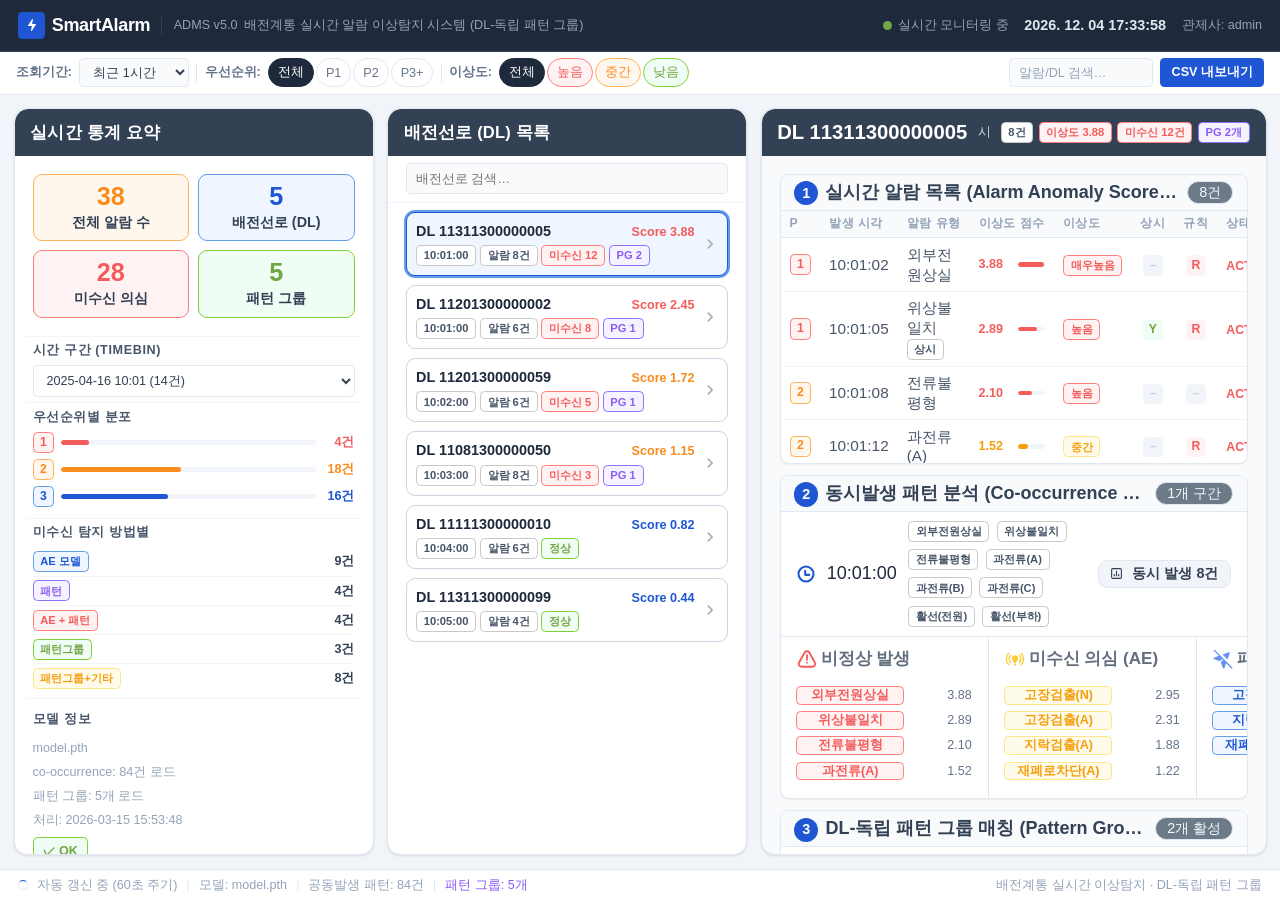
<file: kepri_smartalarm/index.html>
<!DOCTYPE html>
<html lang="ko">
<head>
<meta charset="UTF-8">
<meta name="viewport" content="width=device-width, initial-scale=1.0">
<title>SmartAlarm ADMS v5.0</title>
<link rel="stylesheet" href="css/main.css">
</head>
<body>
<header class="hdr">
  <div class="hdr-left">
    <div class="hdr-logo">
      <div class="logo-mark">
        <img src="images/main-icon.svg" alt="logo">
      </div>
      SmartAlarm
    </div>
    <div class="hdr-sub">ADMS v5.0 &nbsp;배전계통 실시간 알람 이상탐지 시스템 (DL-독립 패턴 그룹)</div>
  </div>
  <div class="hdr-right">
    <div class="live-wrap"><span class="live-dot"></span>실시간 모니터링 중</div>
    <span class="hdr-clock" id="clock"></span>
    <span>관제사: admin</span>
  </div>
</header>

<div class="toolbar">
  <span class="tb-label">조회기간:</span>
  <select class="tb-sel">
    <option>최근 1시간</option><option>최근 6시간</option><option>최근 24시간</option>
  </select>
  <div class="tb-sep"></div>
  <span class="tb-label">우선순위:</span>
  <div class="chip-row" id="cp">
    <button class="chip on" onclick="tc(this,'cp')">전체</button>
    <button class="chip" onclick="tc(this,'cp')">P1</button>
    <button class="chip" onclick="tc(this,'cp')">P2</button>
    <button class="chip" onclick="tc(this,'cp')">P3+</button>
  </div>
  <div class="tb-sep"></div>
  <span class="tb-label">이상도:</span>
  <div class="chip-row" id="ca">
    <button class="chip on" onclick="tc(this,'ca')">전체</button>
    <button class="chip pill-red" onclick="tc(this,'ca')">높음</button>
    <button class="chip pill-org" onclick="tc(this,'ca')">중간</button>
    <button class="chip pill-grn" onclick="tc(this,'ca')">낮음</button>
  </div>
  <div class="spacer"></div>
  <input class="tb-search" type="text" placeholder="알람/DL 검색…" oninput="filterDL(this.value)">
  <button class="tb-csv" onclick="alert('CSV 내보내기')">CSV 내보내기</button>
</div>

<div class="page-wrap">
<div class="page">

  <div class="panel panel-stat">
    <div class="panel-hd">실시간 통계 요약</div>
    <div class="panel-body">
      <div class="stat-grid">
        <div class="sc sc-org"><div class="sc-val">38</div><div class="sc-lbl">전체 알람 수</div></div>
        <div class="sc sc-blue"><div class="sc-val">5</div><div class="sc-lbl">배전선로 (DL)</div></div>
        <div class="sc sc-red"><div class="sc-val">28</div><div class="sc-lbl">미수신 의심</div></div>
        <div class="sc sc-grn"><div class="sc-val">5</div><div class="sc-lbl">패턴 그룹</div></div>
      </div>
      <div class="divider"></div>
      <div class="blk">
        <div class="blk-ttl">시간 구간 (TIMEBIN)</div>
        <select class="timebin">
          <option>전체 시간구간</option>
          <option selected>2025-04-16 10:01 (14건)</option>
          <option>2025-04-16 10:02 (6건)</option>
          <option>2025-04-16 10:03 (8건)</option>
          <option>2025-04-16 10:04 (6건)</option>
          <option>2025-04-16 10:05 (4건)</option>
        </select>
      </div>
      <div class="divider"></div>
      <div class="blk">
        <div class="blk-ttl">우선순위별 분포</div>
        <div class="prow"><div class="pbadge pb1">1</div><div class="ptrack"><div class="pfill pf1" style="width:11%"></div></div><span class="pcnt pc1">4건</span></div>
        <div class="prow"><div class="pbadge pb2">2</div><div class="ptrack"><div class="pfill pf2" style="width:47%"></div></div><span class="pcnt pc2">18건</span></div>
        <div class="prow"><div class="pbadge pb3">3</div><div class="ptrack"><div class="pfill pf3" style="width:42%"></div></div><span class="pcnt">16건</span></div>
      </div>
      <div class="divider"></div>
      <div class="blk">
        <div class="blk-ttl">미수신 탐지 방법별</div>
        <div class="drow"><span class="pill pill-blue">AE 모델</span><span class="dcnt">9건</span></div>
        <div class="drow"><span class="pill pill-pur">패턴</span><span class="dcnt">4건</span></div>
        <div class="drow"><span class="pill pill-red">AE + 패턴</span><span class="dcnt">4건</span></div>
        <div class="drow"><span class="pill pill-grn">패턴그룹</span><span class="dcnt">3건</span></div>
        <div class="drow"><span class="pill pill-amb">패턴그룹+기타</span><span class="dcnt">8건</span></div>
      </div>
      <div class="divider"></div>
      <div class="model-box">
        <div class="blk-ttl" style="margin-bottom:.3rem">모델 정보</div>
        model.pth<br>co-occurrence: 84건 로드<br>패턴 그룹: 5개 로드<br>처리: 2026-03-15 15:53:48<br>
        <span class="model-ok">✓ OK</span>
      </div>
    </div>
  </div>

  <div class="panel panel-dl">
    <div class="panel-hd">배전선로 (DL) 목록</div>
    <div class="dl-search-row">
      <input class="dl-search" type="text" placeholder="배전선로 검색…" oninput="filterDL(this.value)">
    </div>
    <div class="panel-body">
      <div class="dl-list" id="dlList"></div>
    </div>
  </div>

  <div class="col-detail" id="col3">
    <div class="empty-state" id="emptyState">
      <svg width="36" height="36" viewBox="0 0 24 24" fill="none">
        <rect x="3" y="3" width="18" height="18" rx="2" stroke="#94a3b8" stroke-width="1.5"/>
        <path d="M7 8h10M7 12h7M7 16h5" stroke="#94a3b8" stroke-width="1.5" stroke-linecap="round"/>
      </svg>
      <p>좌측에서 배전선로(DL)를 선택하면<br>분석 결과가 표시됩니다.</p>
    </div>
    <div id="detailView" style="display:none;flex-direction:column;height:100%">
      <div class="dhd">
        <span class="dhd-name" id="dName"></span>
        <span class="dhd-meta" id="dMeta"></span>
        <div class="dhd-tags" id="dTags"></div>
      </div>
      <div class="detail-scroll" id="dScroll"></div>
    </div>
  </div>

</div>
</div>

<div class="bot">
  <div class="bot-left">
    <span class="sbar-spin"></span>
    자동 갱신 중 (60초 주기)
    <span class="bot-sep">|</span><span>모델: model.pth</span>
    <span class="bot-sep">|</span><span>공동발생 패턴: 84건</span>
    <span class="bot-sep">|</span>
    <span style="color:var(--pur)">패턴 그룹: 5개</span>
  </div>
  <div>배전계통 실시간 이상탐지 · DL-독립 패턴 그룹</div>
</div>

<script>
const DATA=[
  {id:"11311300000005",bin:"10:01:00",sc:3.88,rk:"h",na:8,nm:12,
   al:[
     {p:1,t:"10:01:02",nm:"외부전원상실",s:3.88,g:"매우높음",pe:false,ru:true, on:true},
     {p:1,t:"10:01:05",nm:"위상불일치",  s:2.89,g:"높음",    pe:true, ru:true, on:true},
     {p:2,t:"10:01:08",nm:"전류불평형",  s:2.10,g:"높음",    pe:false,ru:false,on:true},
     {p:2,t:"10:01:12",nm:"과전류(A)",   s:1.52,g:"중간",    pe:false,ru:true, on:true},
     {p:2,t:"10:01:15",nm:"과전류(B)",   s:1.40,g:"중간",    pe:false,ru:true, on:true},
     {p:3,t:"10:01:18",nm:"과전류(C)",   s:1.12,g:"중간",    pe:false,ru:true, on:false},
     {p:3,t:"10:01:22",nm:"활선(전원)",  s:0.38,g:"정상",    pe:true, ru:false,on:true},
     {p:3,t:"10:01:25",nm:"활선(부하)",  s:0.22,g:"정상",    pe:false,ru:false,on:true},
   ],
   oc:["외부전원상실","위상불일치","전류불평형","과전류(A)","과전류(B)","과전류(C)","활선(전원)","활선(부하)"],
   tp:[{n:"외부전원상실",s:3.88},{n:"위상불일치",s:2.89},{n:"전류불평형",s:2.10},{n:"과전류(A)",s:1.52}],
   tn:[{n:"고장검출(N)",s:2.95},{n:"고장검출(A)",s:2.31},{n:"지락검출(A)",s:1.88},{n:"재폐로차단(A)",s:1.22}],
   pm:[{n:"고장검출(N)",p:0.82},{n:"지락검출(A)",p:0.71},{n:"재폐로차단(A)",p:0.55}],
   ms:[
     {n:"고장검출(N)", s:2.95,src:"both",   d:"AE 복원 기대 + P=0.82 via 과전류(A)",i:"통신 누락 또는 장비 이상 확인 필요"},
     {n:"고장검출(A)", s:2.31,src:"ae",     d:"raw_diff=-1.52",i:"AE 모델이 발생 예상했으나 미수신"},
     {n:"지락검출(A)", s:1.88,src:"ae",     d:"raw_diff=-1.37",i:"AE 모델이 발생 예상했으나 미수신"},
     {n:"지락검출(A)", s:0.71,src:"pattern",d:"trigger=과전류(A), P=0.71",i:"'과전류(A)' 발생 시 71% 동반했으나 미수신"},
     {n:"재폐로차단(A)",s:1.22,src:"ae",    d:"raw_diff=-1.10",i:"AE 모델이 발생 예상했으나 미수신"},
     {n:"재폐로차단(A)",s:0.55,src:"pattern",d:"trigger=과전류(B), P=0.55",i:"'과전류(B)' 발생 시 55% 동반했으나 미수신"},
   ],
   pg:[
     {id:1,tg:"과전류(A)",   tr:true,rc:["외부전원상실","과전류(A)","과전류(B)","과전류(C)"],ms:["고장검출(N)","지락검출(A)","재폐로차단(A)"],ra:0.57,pr:0.78,sz:7},
     {id:3,tg:"외부전원상실",tr:true,rc:["외부전원상실","위상불일치"],ms:["단상결상(N)","고장전류(A)"],ra:0.50,pr:0.72,sz:4},
   ]
  },
  {id:"11201300000002",bin:"10:01:00",sc:2.45,rk:"h",na:6,nm:8,
   al:[
     {p:2,t:"10:01:03",nm:"전일최대전압(A)",s:2.45,g:"높음",pe:false,ru:false,on:true},
     {p:2,t:"10:01:06",nm:"전일최대전압(B)",s:2.38,g:"높음",pe:false,ru:false,on:true},
     {p:2,t:"10:01:09",nm:"전일최대전압(C)",s:2.30,g:"높음",pe:false,ru:false,on:true},
     {p:2,t:"10:01:14",nm:"변압기과부하",   s:1.85,g:"중간",pe:false,ru:true, on:true},
     {p:3,t:"10:01:20",nm:"활선(전원)",     s:0.35,g:"정상",pe:true, ru:false,on:true},
     {p:3,t:"10:01:23",nm:"활선(부하)",     s:0.18,g:"정상",pe:false,ru:false,on:true},
   ],
   oc:["전일최대전압(A)","전일최대전압(B)","전일최대전압(C)","변압기과부하","활선(전원)","활선(부하)"],
   tp:[{n:"전일최대전압(A)",s:2.45},{n:"전일최대전압(B)",s:2.38},{n:"전일최대전압(C)",s:2.30}],
   tn:[{n:"전압불평형",s:1.92},{n:"전일최소전압(A)",s:1.55},{n:"전일최소전압(B)",s:1.48}],
   pm:[{n:"전압불평형",p:0.78},{n:"전일최소전압(A)",p:0.65}],
   ms:[
     {n:"전압불평형",    s:1.92,src:"both",   d:"AE 기대 + P=0.78 via 전일최대전압(A)",i:"전압 관련 알람 누락 의심"},
     {n:"전일최소전압(A)",s:1.55,src:"ae",    d:"raw_diff=-1.24",i:"AE 모델이 발생 예상했으나 미수신"},
     {n:"전일최소전압(B)",s:1.48,src:"ae",    d:"raw_diff=-1.22",i:"AE 모델이 발생 예상했으나 미수신"},
     {n:"전일최소전압(A)",s:0.65,src:"pattern",d:"trigger=전일최대전압(A), P=0.65",i:"학습 65% 동반했으나 미수신"},
   ],
   pg:[{id:2,tg:"전일최대전압(A)",tr:true,rc:["전일최대전압(A)","전일최대전압(B)","전일최대전압(C)","변압기과부하"],ms:["전압불평형","전일최소전압(A)","연계점전압초과(N)"],ra:0.57,pr:0.75,sz:7}]
  },
  {id:"11201300000059",bin:"10:02:00",sc:1.72,rk:"m",na:6,nm:5,
   al:[
     {p:1,t:"10:02:01",nm:"축전지과방전",  s:1.72,g:"중간",pe:false,ru:true, on:true},
     {p:1,t:"10:02:04",nm:"인버터동작정지",s:1.58,g:"중간",pe:false,ru:true, on:true},
     {p:2,t:"10:02:08",nm:"분산형전원전압",s:1.05,g:"중간",pe:false,ru:false,on:true},
     {p:2,t:"10:02:12",nm:"역률불량",      s:0.88,g:"낮음",pe:false,ru:false,on:true},
     {p:3,t:"10:02:18",nm:"활선(전원)",    s:0.32,g:"정상",pe:true, ru:false,on:true},
     {p:3,t:"10:02:22",nm:"활선(부하)",    s:0.20,g:"정상",pe:false,ru:false,on:true},
   ],
   oc:["축전지과방전","인버터동작정지","분산형전원전압","역률불량","활선(전원)","활선(부하)"],
   tp:[{n:"축전지과방전",s:1.72},{n:"인버터동작정지",s:1.58}],
   tn:[{n:"축전지과충전",s:1.45},{n:"인버터이상전압",s:1.20}],
   pm:[{n:"축전지과충전",p:0.68}],
   ms:[
     {n:"축전지과충전", s:1.45,src:"both",   d:"AE 기대 + P=0.68 via 축전지과방전",i:"축전지 관련 알람 누락 의심"},
     {n:"인버터이상전압",s:1.20,src:"ae",    d:"raw_diff=-1.10",i:"AE 모델이 발생 예상했으나 미수신"},
     {n:"계통연계이상", s:0.45,src:"pattern",d:"trigger=인버터동작정지, P=0.45",i:"학습 45% 동반했으나 미수신"},
   ],
   pg:[{id:4,tg:"축전지과방전",tr:true,rc:["축전지과방전","인버터동작정지"],ms:["축전지과충전","계통연계이상"],ra:0.50,pr:0.68,sz:4}]
  },
  {id:"11081300000050",bin:"10:03:00",sc:1.15,rk:"m",na:8,nm:3,
   al:[
     {p:2,t:"10:03:02",nm:"자기진단이상",   s:1.15,g:"중간",pe:false,ru:false,on:true},
     {p:2,t:"10:03:05",nm:"전일최대전압(A)",s:0.95,g:"낮음",pe:false,ru:false,on:true},
     {p:2,t:"10:03:08",nm:"전일최대전압(B)",s:0.92,g:"낮음",pe:false,ru:false,on:true},
     {p:2,t:"10:03:11",nm:"전일최대전압(C)",s:0.90,g:"낮음",pe:false,ru:false,on:true},
     {p:3,t:"10:03:15",nm:"전압불평형",     s:0.55,g:"낮음",pe:false,ru:false,on:false},
     {p:3,t:"10:03:18",nm:"역률불량",       s:0.42,g:"정상",pe:false,ru:false,on:false},
     {p:3,t:"10:03:22",nm:"활선(전원)",     s:0.28,g:"정상",pe:true, ru:false,on:true},
     {p:3,t:"10:03:25",nm:"활선(부하)",     s:0.15,g:"정상",pe:false,ru:false,on:true},
   ],
   oc:["자기진단이상","전일최대전압(A)","전일최대전압(B)","전일최대전압(C)","전압불평형","역률불량","활선(전원)","활선(부하)"],
   tp:[{n:"자기진단이상",s:1.15},{n:"전일최대전압(A)",s:0.95}],
   tn:[{n:"전일최소전압(A)",s:0.78},{n:"변압기과부하",s:0.65}],
   pm:[{n:"전일최소전압(A)",p:0.65}],
   ms:[
     {n:"전일최소전압(A)",s:0.78,src:"both",d:"AE + P=0.65 via 전일최대전압(A)",i:"전압 알람 누락 가능성"},
     {n:"변압기과부하",   s:0.65,src:"ae",  d:"raw_diff=-0.81",i:"AE 모델이 약한 기대"},
   ],
   pg:[{id:2,tg:"전일최대전압(A)",tr:true,rc:["전일최대전압(A)","전일최대전압(B)","전일최대전압(C)","전압불평형"],ms:["전일최소전압(A)"],ra:0.83,pr:0.75,sz:5}]
  },
  {id:"11111300000010",bin:"10:04:00",sc:0.82,rk:"l",na:6,nm:0,
   al:[
     {p:2,t:"10:04:02",nm:"활선(부하)",      s:0.82,g:"낮음",pe:false,ru:false,on:true},
     {p:2,t:"10:04:05",nm:"조류흐름(역방향)",s:0.65,g:"낮음",pe:false,ru:false,on:true},
     {p:2,t:"10:04:08",nm:"위상불일치",      s:0.52,g:"낮음",pe:true, ru:false,on:true},
     {p:3,t:"10:04:12",nm:"전압불평형",      s:0.35,g:"정상",pe:false,ru:false,on:false},
     {p:3,t:"10:04:18",nm:"활선(전원)",      s:0.22,g:"정상",pe:true, ru:false,on:true},
     {p:3,t:"10:04:22",nm:"역률불량",        s:0.15,g:"정상",pe:false,ru:false,on:true},
   ],
   oc:["활선(부하)","조류흐름(역방향)","위상불일치","전압불평형","활선(전원)","역률불량"],
   tp:[{n:"조류흐름(역방향)",s:0.65}],tn:[],pm:[],ms:[],pg:[]
  },
  {id:"11311300000099",bin:"10:05:00",sc:0.44,rk:"l",na:4,nm:0,
   al:[
     {p:2,t:"10:05:03",nm:"분산형전원전압",     s:0.44,g:"정상",pe:false,ru:false,on:true},
     {p:2,t:"10:05:06",nm:"전용_연계점초과전압",s:0.38,g:"정상",pe:false,ru:false,on:true},
     {p:3,t:"10:05:12",nm:"활선(전원)",         s:0.20,g:"정상",pe:true, ru:false,on:true},
     {p:3,t:"10:05:15",nm:"활선(부하)",         s:0.12,g:"정상",pe:false,ru:false,on:true},
   ],
   oc:["분산형전원전압","전용_연계점초과전압","활선(전원)","활선(부하)"],
   tp:[],tn:[],pm:[],ms:[],pg:[]
  }
];

function gradeClass(g){return{매우높음:'h',높음:'h',중간:'m'}[g]||'';}
function gradePill(g){
  if(g==='매우높음'||g==='높음')return`<span class="pill pill-red">${g}</span>`;
  if(g==='중간')return`<span class="pill pill-amb">${g}</span>`;
  return`<span class="pill pill-grn">${g||'정상'}</span>`;
}
function srcPill(s){
  const m={both:'pill-red',ae:'pill-pur',pattern:'pill-blue'};
  const l={both:'AE+패턴',ae:'AE 모델',pattern:'패턴'};
  return`<span class="pill ${m[s]||''}">${l[s]||s}</span>`;
}
function pbCls(p){return p===1?'pb1':p===2?'pb2':'pb3';}

/* SVG icons */
const ICON={
  clock: `<img src="images/clock-bold.svg" alt="clock">`,
  bar:`<svg width="13" height="13" viewBox="0 0 24 24" fill="none" stroke="currentColor" stroke-width="2"><rect x="3" y="3" width="18" height="18" rx="2"/><path d="M8 17V13M12 17V7M16 17v-4"/></svg>`,
  warn:`<img src="images/warning.svg" alt="warn">`,
  Suspicion:`<img src="images/Suspicion-symbols.svg" alt="Suspicion">`,	
  received:`<img src="images/ri_user-received.svg" alt="received">`,	
  chkCircle:`<svg width="14" height="14" viewBox="0 0 24 24" fill="none" stroke="currentColor" stroke-width="2.5"><circle cx="12" cy="12" r="10"/><path d="M9 12l2 2 4-4"/></svg>`,
  xCircle:`<svg width="14" height="14" viewBox="0 0 24 24" fill="none" stroke="currentColor" stroke-width="2.5"><circle cx="12" cy="12" r="10"/><path d="M15 9l-6 6M9 9l6 6"/></svg>`,
  chk:`<svg width="12" height="12" viewBox="0 0 24 24" fill="none" stroke="currentColor" stroke-width="2.5"><path d="M20 6L9 17l-5-5"/></svg>`,
  tag:`<svg width="20" height="20" viewBox="0 0 24 24" fill="none" stroke="white" stroke-width="1.75" stroke-linecap="round" stroke-linejoin="round"><path d="M20.59 13.41l-7.17 7.17a2 2 0 01-2.83 0L2 12V2h10l8.59 8.59a2 2 0 010 2.82z"/><line x1="7" y1="7" x2="7.01" y2="7"/></svg>`,
};

function renderList(){
  document.getElementById('dlList').innerHTML=DATA.map((d,i)=>{
    const sc=d.rk==='h'?'sh':d.rk==='m'?'sm':'';
    const miss=d.nm>0?`<span class="pill pill-red">미수신 ${d.nm}</span>`:`<span class="pill pill-grn">정상</span>`;
    const pg=d.pg.length>0?`<span class="pill pill-pur">PG ${d.pg.length}</span>`:'';
    return`<div class="dlc r${d.rk}${i===0?' active':''}" data-id="${d.id}" onclick="sel(${i},this)">
      <div class="dlc-row1">
        <span class="dlc-id">DL ${d.id}</span>
        <span class="dlc-sc ${sc}">Score ${d.sc.toFixed(2)}</span>
      </div>
      <div class="dlc-row2">
        <span class="pill" style="font-family:var(--mono)">${d.bin}</span>
        <span class="pill">알람 ${d.na}건</span>
        ${miss}${pg}
      </div>
      <span class="dlc-arrow"></span>
    </div>`;
  }).join('');
}

function sel(idx,el){
  document.querySelectorAll('.dlc').forEach(c=>c.classList.remove('active'));
  (el||document.querySelectorAll('.dlc')[idx]).classList.add('active');
  const d=DATA[idx];
  document.getElementById('emptyState').style.display='none';
  document.getElementById('detailView').style.display='flex';
  document.getElementById('dName').textContent=`DL ${d.id}`;
  document.getElementById('dMeta').textContent=`시간구간: ${d.bin} | 알람 ${d.na}건 | 미수신 ${d.nm}건`;
  const rp=d.rk==='h'?'pill-red':d.rk==='m'?'pill-amb':'pill-grn';
  document.getElementById('dTags').innerHTML=
    `<span class="pill">${d.na}건</span>
     <span class="pill ${rp}">이상도 ${d.sc.toFixed(2)}</span>
     ${d.nm>0?`<span class="pill pill-red">미수신 ${d.nm}건</span>`:''}
     ${d.pg.length>0?`<span class="pill pill-pur">PG ${d.pg.length}개</span>`:''}`;

  let h='';

  /* §1 알람 목록 */
  h+=`<div class="sect fade"><div class="sect-hd">
    <div class="sect-num">1</div>
    <div class="sect-ttl">실시간 알람 목록 (Alarm Anomaly Score List)</div>
    <span class="sect-cnt">${d.na}건</span>
  </div><div class="tw"><table>
    <thead><tr>
      <th style="width:1.625rem">P</th><th>발생 시각</th><th>알람 유형</th>
      <th style="width:8rem">이상도 점수</th><th>이상도</th>
      <th style="text-align:center;width:2.25rem">상시</th>
      <th style="text-align:center;width:2.25rem">규칙</th><th>상태</th>
    </tr></thead><tbody>`;
  d.al.forEach(a=>{
    const sc=gradeClass(a.g);const fc=a.s>=2?'fh':a.s>=1?'fm':'';
    h+=`<tr>
      <td><div class="pbadge ${pbCls(a.p)}">${a.p}</div></td>
      <td style="font-family:var(--mono);color:var(--n600)">${a.t}</td>
      <td>${a.nm}${a.pe?` <span class="pill">상시</span>`:''}</td>
      <td><div class="score-wrap">
        <span class="score-num ${sc}">${a.s.toFixed(2)}</span>
        <div class="score-track"><div class="score-fill ${fc}" style="width:${Math.min(a.s/4*100,100)}%"></div></div>
      </div></td>
      <td>${gradePill(a.g)}</td>
      <td style="text-align:center"><span class="flag ${a.pe?'fy':''}">${a.pe?'Y':'–'}</span></td>
      <td style="text-align:center"><span class="flag ${a.ru?'fr':''}">${a.ru?'R':'–'}</span></td>
      <td>${a.on?'<span class="st-on">ACTIVE</span>':'<span class="st-off">INACTIVE</span>'}</td>
    </tr>`;
  });
  h+=`</tbody></table></div></div>`;

  /* §2 동시발생 패턴 분석 */
  const MAX=4;
  h+=`<div class="sect fade" style="animation-delay:.07s">
    <div class="sect-hd">
      <div class="sect-num">2</div>
      <div class="sect-ttl">동시발생 패턴 분석 (Co-occurrence Pattern)</div>
      <span class="sect-cnt">1개 구간</span>
    </div>
    <div class="co-timebar">
      <span class="co-time">${ICON.clock}&nbsp;${d.bin}</span>
      <div class="co-tags">${d.oc.map(n=>`<span class="pill">${n}</span>`).join('')}</div>
      <div class="co-count">${ICON.bar}&nbsp;동시 발생 ${d.oc.length}건</div>
    </div>
    <div class="co-cols">
      <div class="co-col">
        <div class="co-col-hd co-hd-red"><span class="co-icon co-icon-red">${ICON.warn}</span>비정상 발생</div>
        ${d.tp.length?d.tp.map(t=>`
          <div class="co-item">
            <span class="co-lbl co-lbl-red">${t.n}</span>
            <span class="co-val">${t.s.toFixed(2)}</span>
          </div>`).join(''):`<div class="co-empty">해당 없음</div>`}
      </div>
      <div class="co-col">
        <div class="co-col-hd co-hd-amb"><span class="co-icon co-icon-amb">${ICON.Suspicion}</span>미수신 의심 (AE)</div>
        ${d.tn.length?d.tn.map(t=>`
          <div class="co-item">
            <span class="co-lbl co-lbl-amb">${t.n}</span>
            <span class="co-val">${t.s.toFixed(2)}</span>
          </div>`).join(''):`<div class="co-empty">해당 없음</div>`}
      </div>
      <div class="co-col">
        <div class="co-col-hd co-hd-blue"><span class="co-icon co-icon-blue">${ICON.received}</span>패턴 기반 미수신</div>
        ${d.pm.length?d.pm.map(t=>`
          <div class="co-item">
            <span class="co-lbl co-lbl-blue">${t.n}</span>
            <span class="co-val">P = ${t.p.toFixed(2)}</span>
          </div>`).join(''):`<div classpgc3.pgc3-puzzle-box="co-empty">해당 없음</div>`}
      </div>
    </div>
  </div>`;

  /* §3 패턴 그룹 매칭 */
  h+=`<div class="sect fade" style="animation-delay:.12s">
    <div class="sect-hd">
      <div class="sect-num">3</div>
      <div class="sect-ttl">DL-독립 패턴 그룹 매칭 (Pattern Group Matching)</div>
      <span class="sect-cnt">${d.pg.length}개 활성</span>
    </div>
    <div class="sect-body">`;
  if(d.pg.length){
    d.pg.forEach(pg=>{
      h+=`<div class="pgc3">
        <div class="pgc3-body">
          <div class="pgc3-icon-col">
            <div class="pgc3-recv-badge">${ICON.chk}&nbsp;수신됨</div>
            <span class="pgc3-badge">패턴 #${pg.id}</span>
            <span class="pgc3-trigger">트리거: ${pg.tg}</span>
          </div>
          <div class="pgc3-middle">
            <div class="pgc3-recv">
              <div class="pgc3-sec-hd recv">${ICON.chkCircle} 수신된 알람 (${pg.rc.length}건)</div>
              <div class="pgc3-tags">${pg.rc.map(a=>`<span class="pgt ${a===pg.tg?'pgt-trig':'pgt-recv'}">${a}</span>`).join('')}</div>
            </div>
            <div class="pgc3-miss">
              <div class="pgc3-sec-hd miss">${ICON.xCircle} 미수신 의심 (${pg.ms.length}건)</div>
              <div class="pgc3-tags">${pg.ms.length?pg.ms.map(a=>`<span class="pgt pgt-miss">${a}</span>`).join(''):'<span style="font-size:var(--fs-2xs);color:var(--n400)">없음</span>'}</div>
            </div>
          </div>
          <div class="pgc3-status">
            <div class="pgc3-rate">매칭률 ${(pg.ra*100).toFixed(0)}%</div>
          </div>
        </div>
        <div class="pgc3-meta">평균 동반확률: ${(pg.pr*100).toFixed(0)}% &nbsp;·&nbsp; 패턴크기: ${pg.sz}개 &nbsp;·&nbsp; DL에 무관하게 학습 데이터에서 추출됨</div>
      </div>`;
    });
  } else {
    h+=`<div class="ok-block"><div class="ok-icon">✓</div><p>매칭되는 패턴 그룹이 없습니다.</p></div>`;
  }
  h+=`</div></div>`;

  /* §4 미수신 */
  h+=`<div class="sect fade" style="animation-delay:.17s">
    <div class="sect-hd">
      <div class="sect-num">4</div>
      <div class="sect-ttl">미수신 알람 의심 목록 (Missing Alarm Candidates)</div>
      <span class="sect-cnt">${d.nm}건</span>
    </div>`;
  if(d.ms.length){
    h+=`<div style="padding:.4rem .75rem;border-bottom:1px solid var(--n200);display:flex;align-items:center;justify-content:space-between;flex-wrap:wrap;gap:.25rem">
      <span style="font-size:var(--fs-xs);font-weight:700;color:var(--n700)">의심 ${d.ms.length}건</span>
      <div class="chip-row" id="mf">
        <button class="chip on" onclick="tc(this,'mf')">전체</button>
        <button class="chip" onclick="tc(this,'mf')">AE+패턴</button>
        <button class="chip" onclick="tc(this,'mf')">AE</button>
        <button class="chip" onclick="tc(this,'mf')">패턴</button>
      </div></div>
    <div style="padding:.5rem .75rem"><div class="miss-list">`;
    d.ms.forEach(m=>{
      const ic=m.s>=2?'ih':m.s>=1?'im':'';
      const nc=m.s<2?'mo':'';
      h+=`<div class="miss-row">
        <div class="miss-name ${nc}">${m.n}</div>
        <div class="miss-score">${m.s.toFixed(4)}</div>
        <div>${srcPill(m.src)}</div>
        <div class="miss-det">${m.d}</div>
        <div class="miss-interp ${ic}">${m.i}</div>
      </div>`;
    });
    if(d.nm>d.ms.length) h+=`<div class="more-count">외 ${d.nm-d.ms.length}건 더보기…</div>`;
    h+=`</div></div>`;
  } else {
    h+=`<div class="sect-body"><div class="ok-block"><div class="ok-icon">✓</div><p>미수신 의심 알람이 없습니다.</p></div></div>`;
  }
  h+=`</div>`;

  const sc=document.getElementById('dScroll');
  sc.innerHTML=h;sc.scrollTop=0;
}

function filterDL(q){
  q=(q||'').toLowerCase();
  document.querySelectorAll('.dlc').forEach(c=>{
    c.style.display=(c.dataset.id||'').toLowerCase().includes(q)?'':'none';
  });
}
function tc(btn,gid){
  document.getElementById(gid).querySelectorAll('.chip').forEach(b=>b.classList.remove('on'));
  btn.classList.add('on');
}
(function tick(){
  const n=new Date();
  const d=n.toLocaleDateString('ko-KR',{year:'numeric',month:'2-digit',day:'2-digit'}).replace(/\.\s?$/,'');
  const t=n.toLocaleTimeString('ko-KR',{hour:'2-digit',minute:'2-digit',second:'2-digit',hour12:false});
  document.getElementById('clock').textContent=d+' '+t;
  setTimeout(tick,1000);
})();


renderList();sel(0,null);
</script>
</body>
</html>
</file>
<file: kepri_smartalarm/css/main.css>
:root {
  --fs-2xs: 0.68rem;
  --fs-xs: 0.7rem;
  --fs-sm: 0.8rem;
  --fs-base: 0.85rem;
  --fs-md: 0.92rem;
  --fs-lg: 1rem;
  --fs-xl: 1.125rem;
  --fs-2xl: 1.4rem;
  --n0: #fff;
  --n50: #f8fafc;
  --n100: #f1f5f9;
  --n200: #e2e8f0;
  --n300: #cbd5e1;
  --n400: #94a3b8;
  --n500: #64748b;
  --n600: #475569;
  --n700: #334155;
  --n800: #1e293b;
  --blue: #1E56D4;
  --blue-s: #eff6ff;
  --blue-r: #639de6;
  --org: #FA8B1D;
  --org-s: #fff7ed;
  --org-r: #ffb25a;
  --red: #F45B5B;
  --red-s: #fef2f2;
  --red-r: #ff7f7f;
  --grn: #72A544;
  --grn-s: #f0fdf4;
  --grn-r: #80d037;
  --pur: #8b5cf6;
  --pur-s: #f5f3ff;
  --pur-r: #8b72ff;
  --amb: #f59e0b;
  --amb-s: #fffbeb;
  --amb-r: #fde68a;
  --r-xs: 0.25rem;
  --r-sm: 0.375rem;
  --r: 0.5rem;
  --r-lg: 0.75rem;
  --sh-sm: 0 1px 2px rgba(0, 0, 0, .06);
  --sh: 0 1px 3px rgba(0, 0, 0, .08), 0 1px 2px rgba(0, 0, 0, .04);
}
*, *::before, *::after {
  margin: 0;
  padding: 0;
  box-sizing: border-box;
}
html {
  font-size: 18px;
}
body {
  width: 100%;
  height: 100%;
  overflow: hidden;
}
button, select, input {
  font-family: inherit;
}
::-webkit-scrollbar {
  width: 3px;
  height: 3px;
}
::-webkit-scrollbar-track {
  background: transparent;
}
::-webkit-scrollbar-thumb {
  background: var(--n300);
  border-radius: 99px;
}
body {
  font-family: 'Malgun Gothic', 'Segoe UI', sans-serif;
  font-size: var(--fs-base);
  line-height: 1.3;
  background: var(--n100);
  color: var(--n600);
  display: flex;
  flex-direction: column;
  min-height: 100vh;
  height: 100vh;
  overflow: hidden;
  -webkit-font-smoothing: antialiased;
}
/* HEADER */
.hdr {
  height: 2.875rem;
  background: var(--n800);
  display: flex;
  align-items: center;
  justify-content: space-between;
  padding: 0 1rem;
  flex-shrink: 0;
  border-bottom: 1px solid var(--n700);
}
.hdr-left {
  display: flex;
  align-items: center;
  gap: .625rem;
  min-width: 0;
  overflow: hidden;
}
.hdr-logo {
  display: flex;
  align-items: center;
  gap: .375rem;
  font-size: var(--fs-lg);
  font-weight: 700;
  color: #fff;
  letter-spacing: -.02em;
  flex-shrink: 0;
}
.logo-mark {
  width: 1.5rem;
  height: 1.5rem;
  background: var(--blue);
  border-radius: var(--r-xs);
  display: flex;
  align-items: center;
  justify-content: center;
}
.hdr-sub {
  font-size: var(--fs-xs);
  color: var(--n400);
  border-left: 1px solid var(--n700);
  padding-left: .625rem;
  white-space: nowrap;
  overflow: hidden;
  text-overflow: ellipsis;
}
.hdr-right {
  display: flex;
  align-items: center;
  gap: .875rem;
  font-size: var(--fs-xs);
  color: var(--n400);
  flex-shrink: 0;
}
.live-wrap {
  display: flex;
  align-items: center;
  gap: .3rem;
  white-space: nowrap;
}
.live-dot {
  width: .5rem;
  height: .5rem;
  border-radius: 50%;
  background: var(--grn);
  animation: blink 2.5s ease-in-out infinite;
}
@keyframes blink {
  0%, 100% {
    opacity: 1
  }
  50% {
    opacity: .3
  }
}
.hdr-clock {
  font-family: var(--mono);
  font-size: var(--fs-sm);
  color: #e2e8f0;
  font-weight: 600;
  white-space: nowrap;
}
/* TOOLBAR */
.toolbar {
  min-height: 2.375rem;
  background: var(--n0);
  border-bottom: 1px solid var(--n200);
  display: flex;
  align-items: center;
  gap: .4rem;
  padding: 0 .875rem;
  flex-shrink: 0;
  flex-wrap: wrap;
  padding-top: .25rem;
  padding-bottom: .25rem;
}
.tb-label {
  font-size: var(--fs-xs);
  color: var(--n500);
  font-weight: 600;
  white-space: nowrap;
}
.tb-sep {
  width: 1px;
  height: 1.125rem;
  background: var(--n200);
}
.spacer {
  flex: 1;
  min-width: .25rem;
}
.tb-sel {
  height: 1.625rem;
  padding: 0 .5rem;
  border: 1px solid var(--n200);
  border-radius: var(--r-xs);
  background: var(--n50);
  color: var(--n700);
  font-size: var(--fs-xs);
  outline: none;
  cursor: pointer;
}
.chip-row {
  display: flex;
  gap: 2px;
  flex-wrap: wrap;
}
.chip {
  height: 1.625rem;
  padding: 0 .5rem;
  border: 1px solid var(--n200);
  border-radius: 99px;
  background: transparent;
  color: var(--n500);
  font-size: var(--fs-xs);
  cursor: pointer;
  transition: all .12s;
  white-space: nowrap;
}
.chip:hover {
  border-color: var(--n400);
  color: var(--n700);
}
.chip.on {
  background: var(--n800);
  color: #fff;
  border-color: var(--n800);
}
.tb-search {
  height: 1.625rem;
  width: 8rem;
  padding: 0 .5rem;
  border: 1px solid var(--n200);
  border-radius: var(--r-xs);
  background: var(--n50);
  color: var(--n800);
  font-size: var(--fs-xs);
  outline: none;
  transition: border-color .15s;
}
.tb-search:focus {
  border-color: var(--blue);
  background: var(--n0);
}
.tb-search::placeholder {
  color: var(--n400);
}
.tb-csv {
  height: 1.625rem;
  padding: 0 .625rem;
  border: none;
  border-radius: var(--r-xs);
  background: var(--blue);
  color: #fff;
  font-size: var(--fs-xs);
  font-weight: 600;
  cursor: pointer;
  white-space: nowrap;
  transition: background .12s;
}
.tb-csv:hover {
  background: #2563eb;
}
/* PAGE LAYOUT - responsive */
.page-wrap {
  flex: 1;
  overflow: hidden;
  min-height: 0;
}
.page {
  display: grid;
  grid-template-columns: 20rem 20rem minmax(0, 1fr);
  gap: .75rem;
  padding: .75rem;
  height: 100%;
  min-height: 0;
  overflow: hidden;
}
@media(max-width:1199px) {
  .page {
    grid-template-columns: 15rem 15rem 1fr;
    min-width: 800px;
  }
}
@media(max-width:959px) {
  .page {
    grid-template-columns: 14rem 1fr;
    grid-template-rows: auto 1fr;
    min-width: 600px;
    min-height: auto;
  }
  .panel-stat {
    grid-column: 1;
    grid-row: 1;
  }
  .panel-dl {
    grid-column: 2;
    grid-row: 1;
  }
  .col-detail {
    grid-column: 1/3;
    grid-row: 2;
  }
}
@media(max-width:620px) {
  .page {
    grid-template-columns: 1fr;
    min-width: 300px;
    min-height: auto;
  }
  .panel-stat, .panel-dl, .col-detail {
    grid-column: 1;
    grid-row: auto;
  }
}
/* PANEL */
.panel {
  display: flex;
  flex-direction: column;
  overflow: hidden;
  background: var(--n0);
  border: 1px solid var(--n200);
  border-radius: var(--r-lg);
  box-shadow: var(--sh);
}
.panel-hd {
  height: 2.6rem;
  background: var(--n700);
  color: #fff;
  font-size: var(--fs-md);
  font-weight: 600;
  padding: 0 .875rem;
  display: flex;
  align-items: center;
  flex-shrink: 0;
  letter-spacing: .01em;
  border-radius: var(--r-lg) var(--r-lg) 0 0;
}
.panel-body {
  flex: 1;
  overflow-y: auto;
}
/* STAT CARDS */
.stat-grid {
  display: grid;
  grid-template-columns: 1fr 1fr;
  gap: 0.5rem;
  padding: 1rem;
}
.sc {
  border-radius: var(--r);
  padding: 0.5rem;
  text-align: center;
  border: 1px solid transparent;
}
.sc-org {
  background: var(--org-s);
  border-color: var(--org-r);
}
.sc-blue {
  background: var(--blue-s);
  border-color: var(--blue-r);
}
.sc-red {
  background: var(--red-s);
  border-color: var(--red-r);
}
.sc-grn {
  background: var(--grn-s);
  border-color: var(--grn-r);
}
.sc-val {
  font-size: var(--fs-2xl);
  font-weight: 700;
  line-height: 1;
}
.sc-org .sc-val {
  color: var(--org);
}
.sc-blue .sc-val {
  color: var(--blue);
}
.sc-red .sc-val {
  color: var(--red);
}
.sc-grn .sc-val {
  color: var(--grn);
}
.sc-lbl {
  font-size: var(--fs-sm);
  color: var(--n700);
  margin-top: 0.2rem;
  font-weight: 600;	
}
.divider {
  height: 1px;
  background: var(--n100);
  margin: 0 .625rem;
}
.blk {
  padding: 0.3rem 1rem;
}
.blk-ttl {
  font-size: var(--fs-xs);
  font-weight: 700;
  color: var(--n600);
  text-transform: uppercase;
  letter-spacing: .05em;
  margin-bottom: .375rem;
}
.timebin {
  width: 100%;
  height: 1.75rem;
  padding: 0 .5rem;
  border: 1px solid var(--n200);
  border-radius: var(--r-xs);
  background: var(--n0);
  color: var(--n700);
  font-size: var(--fs-xs);
  outline: none;
  cursor: pointer;
}
.prow {
  display: flex;
  align-items: center;
  gap: .4rem;
  margin-bottom: .3rem;
}
.pbadge {
  width: 1.2rem;
  height: 1.2rem;
  border-radius: var(--r-xs);
  font-size: var(--fs-2xs);
  font-weight: 700;
  display: flex;
  align-items: center;
  justify-content: center;
  flex-shrink: 0;
}
.pb1 {
  background: var(--red-s);
  color: var(--red);
  border: 1px solid var(--red-r);
}
.pb2 {
  background: var(--org-s);
  color: var(--org);
  border: 1px solid var(--org-r);
}
.pb3 {
  background: var(--blue-s);
  color: var(--blue);
  border: 1px solid var(--blue-r);
}
.ptrack {
  flex: 1;
  height: .25rem;
  background: var(--n100);
  border-radius: 99px;
  overflow: hidden;
}
.pfill {
  height: 100%;
  border-radius: 99px;
}
.pf1 {
  background: var(--red);
}
.pf2 {
  background: var(--org);
}
.pf3 {
  background: var(--blue);
}
.pcnt {
  font-size: var(--fs-xs);
  font-weight: 600;
  min-width: 1.75rem;
  text-align: right;
  color: var(--blue);
}
.pc1 {
  color: var(--red);
}
.pc2 {
  color: var(--org);
}
.drow {
  display: flex;
  align-items: center;
  justify-content: space-between;
  padding: .2rem 0;
  border-bottom: 1px solid var(--n100);
  font-size: var(--fs-xs);
}
.drow:last-child {
  border: none;
}
.dcnt {
  font-weight: 600;
  color: var(--n700);
}
.model-box {
  padding: 0.5rem 1rem;
  font-size: var(--fs-xs);
  color: var(--n400);
  line-height: 1.9;
}
.model-ok {
  display: inline-flex;
  align-items: center;
  gap: .25rem;
  background: var(--grn-s);
  color: var(--grn);
  border: 1px solid var(--grn-r);
  border-radius: var(--r-xs);
  padding: .0625rem .5rem;
  font-size: var(--fs-xs);
  font-weight: 700;
  margin-top: .25rem;
}
/* PILL */
.pill {
  display: inline-flex;
  align-items: center;
  padding: 0.125rem 0.375rem;
  border-radius: var(--r-xs);
  font-size: 0.62rem;
  font-weight: 600;
  border: 1px solid #c8c8c8;
  background: #fff;
  white-space: nowrap;
}
.pill-org {
  background: var(--org-s);
  color: var(--org);
  border-color: var(--org-r);
}
.pill-red {
  background: var(--red-s);
  color: var(--red);
  border-color: var(--red-r);
}
.pill-blue {
  background: var(--blue-s);
  color: var(--blue);
  border-color: var(--blue-r);
}
.pill-grn {
  background: var(--grn-s);
  color: var(--grn);
  border-color: var(--grn-r);
}
.pill-pur {
  background: var(--pur-s);
  color: var(--pur);
  border-color: var(--pur-r);
}
.pill-amb {
  background: var(--amb-s);
  color: var(--amb);
  border-color: var(--amb-r);
}
/* DL LIST */
.dl-search-row {
  padding: 0.4rem 1rem;
  border-bottom: 1px solid var(--n100);
}
.dl-search {
  width: 100%;
  height: 1.75rem;
  padding: 0 .5rem;
  border: 1px solid var(--n200);
  border-radius: var(--r-xs);
  background: var(--n50);
  color: var(--n800);
  font-size: var(--fs-xs);
  outline: none;
}
.dl-search:focus {
  border-color: var(--blue);
  background: var(--n0);
}
.dl-list {
  padding: 0.5rem 1rem;
}
.dlc {
  position: relative;
  border: 1px solid var(--n300);
  border-radius: var(--r);
  padding: 0.5rem 1.8rem 0.5rem 0.5rem;
  margin-bottom: 0.5rem;
  cursor: pointer;
  transition: box-shadow .15s, border-color .15s;
  background: var(--n0);
}
.dlc:hover {
  box-shadow: var(--sh);
}
.dlc.active {
  border-color: var(--blue);
  background: var(--blue-s);
  box-shadow: 0 0 0 2px var(--blue-r);
}
.dlc-row1 {
  display: flex;
  justify-content: space-between;
  align-items: baseline;
  margin-bottom: .25rem;
}
.dlc-id {
  font-size: 0.8rem;
  font-weight: 600;
  color: var(--n800);
}
.dlc-sc {
  font-size: var(--fs-xs);
  font-weight: 700;
  color: var(--blue);
}
.dlc-sc.sh {
  color: var(--red);
}
.dlc-sc.sm {
  color: var(--org);
}
.dlc-row2 {
  display: flex;
  flex-wrap: wrap;
  gap: 0.2rem;
  align-items: center;
}
.dlc-arrow{
  position:absolute;
  right:.4rem;
  top:50%;
  transform:translateY(-50%);
  display:block;
  width:20px;
  height:20px;
  background-image:url("../images/next-icon.svg");
  background-repeat:no-repeat;
  background-position:center;
  background-size:contain;
}
.dlc.active .dlc-arrow {
  color: var(--blue);
}
/* DETAIL COL */
.col-detail {
  display: flex;
  flex-direction: column;
  overflow: hidden;
  background: var(--n50);
  border: 1px solid var(--n200);
  border-radius: var(--r-lg);
  box-shadow: var(--sh);
}
.empty-state {
  flex: 1;
  display: flex;
  flex-direction: column;
  align-items: center;
  justify-content: center;
  gap: .625rem;
  color: var(--n400);
}
.empty-state p {
  font-size: var(--fs-sm);
  color: var(--n400);
  text-align: center;
  line-height: 1.7;
}
.dhd {
  height: 2.6rem;
  background: var(--n700);
  display: flex;
  align-items: center;
  padding: 0 .875rem;
  gap: .625rem;
  flex-shrink: 0;
  border-radius: var(--r-lg) var(--r-lg) 0 0;
  overflow: hidden;
}
.dhd-name {
  font-size: var(--fs-xl);
  font-weight: 700;
  color: #fff;
  white-space: nowrap;
}
.dhd-meta {
  font-size: var(--fs-xs);
  color: var(--n300);
  white-space: nowrap;
  overflow: hidden;
  text-overflow: ellipsis;
}
.dhd-tags {
  margin-left: auto;
  display: flex;
  gap: .3rem;
  flex-shrink: 0;
}
.detail-scroll {
  flex: 1;
  overflow-y: auto;
  padding: 1rem;
}
/* SECTIONS */
.sect {
  background: var(--n0);
  border: 1px solid var(--n200);
  border-radius: var(--r);
  margin-bottom: .625rem;
  overflow: hidden;
  box-shadow: var(--sh-sm);
}
.sect-hd {
  height: 2rem;
  padding: 0 .75rem;
  display: flex;
  align-items: center;
  gap: .4rem;
  border-bottom: 1px solid var(--n200);
  background: var(--n50);
  flex-shrink: 0;
}
.sect-num {
  width: 1.35rem;
  height: 1.35rem;
  border-radius: 50%;
  background: var(--blue);
  color: #fff;
  font-size: 0.8rem;
  font-weight: 600;
  display: flex;
  align-items: center;
  justify-content: center;
  flex-shrink: 0;
  margin-top: 2px;
}
.sect-ttl {
  font-size: 1rem;
  font-weight: 700;
  color: var(--n700);
  flex: 1;
  white-space: nowrap;
  overflow: hidden;
  text-overflow: ellipsis;
}
.sect-cnt {
  font-size: 0.8rem;
  color: #f3f8ff;
  background: #6d7a87;
  border: 1px solid var(--n200);
  border-radius: 99px;
  padding: 0.0625rem 0.6rem;
  flex-shrink: 0;
}
.sect-body {
  padding: .625rem .75rem;
}
/* TABLE */
.tw {
  overflow: auto;
  max-height: 14rem;
}
table {
  width: 100%;
  border-collapse: collapse;
}
thead th {
  padding: .3rem .5rem;
  text-align: left;
  font-size: var(--fs-2xs);
  font-weight: 700;
  color: var(--n400);
  background: var(--n50);
  border-bottom: 1px solid var(--n200);
  position: sticky;
  top: 0;
  z-index: 1;
  white-space: nowrap;
  text-transform: uppercase;
  letter-spacing: .04em;
}
tbody td {
  padding: 0.35rem 0.5rem;
  font-size: 0.85rem;
  border-bottom: 1px solid var(--n100);
  vertical-align: middle;
}
tbody tr:last-child td {
  border: none;
}
.score-wrap {
  display: flex;
  align-items: center;
  gap: .3rem;
}
.score-num {
  font-size: var(--fs-xs);
  font-weight: 600;
  min-width: 1.875rem;
  color: var(--n500);
}
.score-num.h {
  color: var(--red);
}
.score-num.m {
  color: var(--amb);
}
.score-track {
  flex: 1;
  height: .25rem;
  background: var(--n100);
  border-radius: 99px;
  overflow: hidden;
}
.score-fill {
  height: 100%;
  border-radius: 99px;
  background: var(--grn);
}
.score-fill.fh {
  background: var(--red);
}
.score-fill.fm {
  background: var(--amb);
}
.flag {
  display: inline-flex;
  align-items: center;
  justify-content: center;
  width: 1.125rem;
  height: 1.125rem;
  border-radius: var(--r-xs);
  font-size: var(--fs-2xs);
  font-weight: 700;
  background: var(--n100);
  color: var(--n300);
}
.flag.fy {
  background: var(--grn-s);
  color: var(--grn);
}
.flag.fr {
  background: var(--red-s);
  color: var(--red);
}
.st-on {
  font-size: var(--fs-2xs);
  font-weight: 700;
  color: var(--red);
}
.st-off {
  font-size: var(--fs-2xs);
  color: var(--n400);
}
.co-timebar {
  display: flex;
  align-items: center;
  gap: .625rem;
  flex-wrap: wrap;
  padding: .5rem .875rem;
  border-bottom: 1px solid var(--n200);
  background: var(--n0);
}
.co-time {
  display: flex;
  align-items: center;
  gap: 0.3rem;
  font-size: 1rem;
  color: var(--n800);
  flex-shrink: 0;
  white-space: nowrap;
}
.co-time svg {
  color: var(--blue);
}
.co-time img, .co-count img {
  width: 20px;
  height: 20px;
  object-fit: contain;
  display: block;
}
.co-tags {
  flex: 1;
  display: flex;
  flex-wrap: wrap;
  gap: 0.4rem;
  min-width: 6rem;
}
.co-count {
  display: flex;
  align-items: center;
  gap: .3rem;
  flex-shrink: 0;
  font-size: var(--fs-sm);
  font-weight: 700;
  color: var(--n700);
  white-space: nowrap;
  background: var(--n100);
  border: 1px solid var(--n200);
  border-radius: var(--r);
  padding: .2rem .625rem;
}
.co-count img{
  color: var(--blue);
}
.co-cols {
  display: grid;
  grid-template-columns: repeat(3, 1fr);
}
.co-col {
  padding: .625rem .875rem;
  border-right: 1px solid var(--n200);
}
.co-col:last-child {
  border-right: none;
}
.more-count{
  text-align:center;
  padding:.5rem;
  font-size:var(--fs-xs);
  color:var(--n0);
  background-color:var(--n400);
}
.co-icon{
  display:flex;
  align-items:center;
  justify-content:center;
  width:1.2rem;
  height:1.2rem;
  flex-shrink:0;
}

.co-icon img{
  width:100%;
  height:100%;
}

/* RED */
.co-icon-red img{
  filter:
    invert(34%)
    sepia(96%)
    saturate(2310%)
    hue-rotate(338deg)
    brightness(96%)
    contrast(97%);
}

/* AMBER */
.co-icon-amb img{
  filter:
    invert(73%)
    sepia(74%)
    saturate(542%)
    hue-rotate(356deg)
    brightness(99%)
    contrast(96%);
}

/* BLUE */
.co-icon-blue img{
  filter:
    invert(43%)
    sepia(95%)
    saturate(1630%)
    hue-rotate(204deg)
    brightness(96%)
    contrast(96%);
}
/* stack columns on narrow detail panel */
@media(max-width:900px) {
  .co-cols {
    grid-template-columns: 1fr;
  }
  .co-col {
    border-right: none;
    border-bottom: 1px solid var(--n200);
  }
  .co-col:last-child {
    border-bottom: none;
  }
}
.co-col-hd {
  display: flex;
  align-items: center;
  gap: 0.15rem;
  font-size: 0.95rem;
  font-weight: 700;
  margin-bottom: .5rem;
  padding-bottom: .4rem;
  /* border-bottom:2px solid currentColor; */
  opacity: .85;
}

.co-item {
  display: flex;
  align-items: center;
  gap: 0.5rem;
  margin-bottom: 0.375rem;
  min-width: 0;
}
.co-lbl {
  flex-shrink: 0;
  width: 6rem;
  border-radius:var(--r-xs);
  font-size: var(--fs-xs);
  font-weight: 600;
  text-align: center;
  white-space: nowrap;
  overflow: hidden;
  text-overflow: ellipsis;
  border: 1px solid transparent;
}
.co-lbl-red {
  background: var(--red-s);
  color: var(--red);
  border-color: var(--red-r);
}
.co-lbl-amb {
  background: var(--amb-s);
  color: var(--amb);
  border-color: var(--amb-r);
}
.co-lbl-blue {
  background: var(--blue-s);
  color: var(--blue);
  border-color: var(--blue-r);
}
.co-bar-wrap {
  flex: 1;
  height: 0.4rem;
  background: var(--n200);
  border-radius: 100px;
  overflow: hidden;
  min-width: 2rem;
}
.co-bar {
  height: 100%;
  border-radius: 100px;
  transition: width .4s ease;
}
.co-bar-red {
  background: var(--red);
}
.co-bar-amb {
  background: var(--amb);
}
.co-bar-blue {
  background: var(--blue);
}
.co-val {
  font-size: var(--fs-xs);
  color: var(--n500);
  flex-shrink: 0;
  min-width: 3.25rem;
  text-align: right;
}
.co-empty {
  font-size: var(--fs-xs);
  color: var(--n400);
  padding: .25rem 0;
}
/* 
   ÃƒÆ’Ã¢â‚¬Å¡Ãƒâ€šÃ‚Â§3  PATTERN GROUP MATCHING */
.pgc3 {
  border: 1px solid var(--n200);
  border-radius: var(--r);
  overflow: hidden;
  background: var(--n0);
  margin-bottom: .5rem;
}
/* main body row */
.pgc3-body {
  display: flex;
  align-items: stretch;
  min-height: 4.75rem;
}
.pgc3-icon-col {
  display: flex;
  flex-direction: column;
  align-items: center;
  justify-content: center;
  padding: 0.75rem 0.625rem;
  gap: 0.375rem;
  background: var(--pur-s);
  border-right: 1px solid rgba(139, 92, 246, .2);
  flex-shrink: 0;
  width: 10rem;
}
.pgc3-puzzle-box {
  width: 2.375rem;
  height: 2.375rem;
  background: var(--pur);
  border-radius: var(--r);
  display: flex;
  align-items: center;
  justify-content: center;
  margin-bottom: .125rem;
  flex-shrink: 0;
}
.pgc3-badge {
  background: var(--pur);
  color: #fff;
  font-size: var(--fs-xs);
  font-weight: 700;
  padding: .1rem .45rem;
  border-radius: var(--r-xs);
  white-space: nowrap;
}
.pgc3-trigger {
  font-size: var(--fs-xs);
  color: var(--pur);
  font-weight: 600;
  text-align: center;
  max-width: 8rem;
  white-space: nowrap;
  overflow: hidden;
  text-overflow: ellipsis;
}
.pgc3-middle {
  flex: 1;
  display: grid;
  grid-template-columns: 1fr 1fr;
  min-width: 0;
}
.pgc3-recv, .pgc3-miss {
  padding: .625rem .75rem;
  display: flex;
  flex-direction: column;
  gap: .35rem;
  min-width: 0;
}
.pgc3-recv {
  border-right: 1px solid var(--n200);
}
.pgc3-sec-hd {
  display: flex;
  align-items: center;
  gap: .3rem;
  font-size: var(--fs-xs);
  font-weight: 700;
  white-space: nowrap;
}
.pgc3-sec-hd.recv {
  color: var(--grn);
}
.pgc3-sec-hd.miss {
  color: var(--red);
}
.pgc3-tags {
  display: flex;
  flex-wrap: wrap;
  gap: .25rem;
}
.pgt {
  display: inline-block;
  padding: .1rem .375rem;
  border-radius: var(--r-xs);
  font-size: var(--fs-2xs);
  font-weight: 500;
}
.pgt-recv {
  background: var(--grn-s);
  color: var(--grn);
  border: 1px solid var(--grn-r);
}
.pgt-miss {
  background: var(--red-s);
  color: var(--red);
  border: 1px solid var(--red-r);
}
.pgt-trig {
  background: var(--pur-s);
  color: var(--pur);
  border: 1px solid var(--pur-r);
  font-weight: 700;
}
/* right status column */
.pgc3-status {
  display: flex;
  flex-direction: column;
  align-items: flex-end;
  justify-content: center;
  padding: .75rem 1rem;
  flex-shrink: 0;
  min-width: 7.5rem;
  gap: .25rem;
  border-left: 1px solid var(--n200);
}
.pgc3-recv-badge {
  display: flex;
  align-items: center;
  gap: .2rem;
  font-size: var(--fs-xs);
  font-weight: 700;
  color: var(--grn);
  white-space: nowrap;
}
.pgc3-rate {
  font-size: var(--fs-xl);
  font-weight: 800;
  color: var(--pur);
  white-space: nowrap;
}
/* bottom meta bar */
.pgc3-meta {
  padding: .3rem .875rem;
  font-size: var(--fs-2xs);
  color: var(--n400);
  border-top: 1px solid var(--n200);
  background: var(--n50);
}
/* stack on very narrow */
@media(max-width:700px) {
  .pgc3-body {
    flex-direction: column;
  }
  .pgc3-icon-col {
    width: 100%;
    flex-direction: row;
    justify-content: flex-start;
    border-right: none;
    border-bottom: 1px solid rgba(139, 92, 246, .2);
  }
  .pgc3-middle {
    grid-template-columns: 1fr;
  }
  .pgc3-recv {
    border-right: none;
    border-bottom: 1px solid var(--n200);
  }
  .pgc3-status {
    flex-direction: row;
    justify-content: flex-start;
    align-items: center;
    gap: .75rem;
    padding: .5rem .875rem;
    border-left: none;
    border-top: 1px solid var(--n200);
  }
}
/* MISSING ROWS */
.miss-list {
  display: flex;
  flex-direction: column;
  gap: .2rem;
}
.miss-row {
  display: grid;
  grid-template-columns: 7rem 3rem 5.25rem 1fr minmax(8rem, auto);
  gap: .4rem;
  align-items: center;
  padding: .3rem .5rem;
  border: 1px solid var(--n200);
  border-radius: var(--r-xs);
  background: var(--n0);
  font-size: var(--fs-xs);
}
@media(max-width:700px) {
  .miss-row {
    grid-template-columns: 1fr 1fr;
  }
  .miss-det, .miss-interp {
    grid-column: 1/3;
  }
}
.miss-name {
  font-size: var(--fs-xs);
  font-weight: 700;
  color: var(--red);
}
.miss-name.mo {
  color: var(--org);
}
.miss-score {
  font-size: var(--fs-xs);
  color: var(--n700);
}
.miss-det {
  font-size: var(--fs-xs);
  color: var(--n700);
}
.miss-interp {
  font-size: var(--fs-xs);
  color: var(--n600);
}
.miss-interp.ih {
  color: var(--red);
}
.miss-interp.im {
  color: var(--org);
}
.ok-block {
  display: flex;
  flex-direction: column;
  align-items: center;
  justify-content: center;
  padding: 1.25rem;
  gap: .375rem;
}
.ok-icon {
  width: 2rem;
  height: 2rem;
  border-radius: 50%;
  background: var(--grn-s);
  border: 1px solid var(--grn-r);
  display: flex;
  align-items: center;
  justify-content: center;
  font-size: var(--fs-md);
  color: var(--grn);
}
.ok-block p {
  font-size: var(--fs-xs);
  color: var(--grn);
}
/* BOTTOM */
.bot {
  min-height: 1.75rem;
  background: var(--n0);
  border-top: 1px solid var(--n200);
  display: flex;
  align-items: center;
  justify-content: space-between;
  padding: 0 1rem;
  font-size: var(--fs-xs);
  color: var(--n400);
  flex-shrink: 0;
  flex-wrap: wrap;
  gap: .25rem;
}
.bot-left {
  display: flex;
  align-items: center;
  gap: .5rem;
  flex-wrap: wrap;
}
.bot-sep {
  color: var(--n200);
}
.sbar-spin {
  display: inline-block;
  width: .5625rem;
  height: .5625rem;
  border: 1.5px solid var(--n200);
  border-top-color: var(--blue);
  border-radius: 50%;
  animation: spin 1s linear infinite;
  flex-shrink: 0;
}
@keyframes spin {
  to {
    transform: rotate(360deg);
  }
}
.fade {
  animation: fi .22s ease both;
}
@keyframes fi {
  from {
    opacity: 0;
    transform: translateY(4px)
  }
  to {
    opacity: 1;
    transform: none
  }
}
</file>
